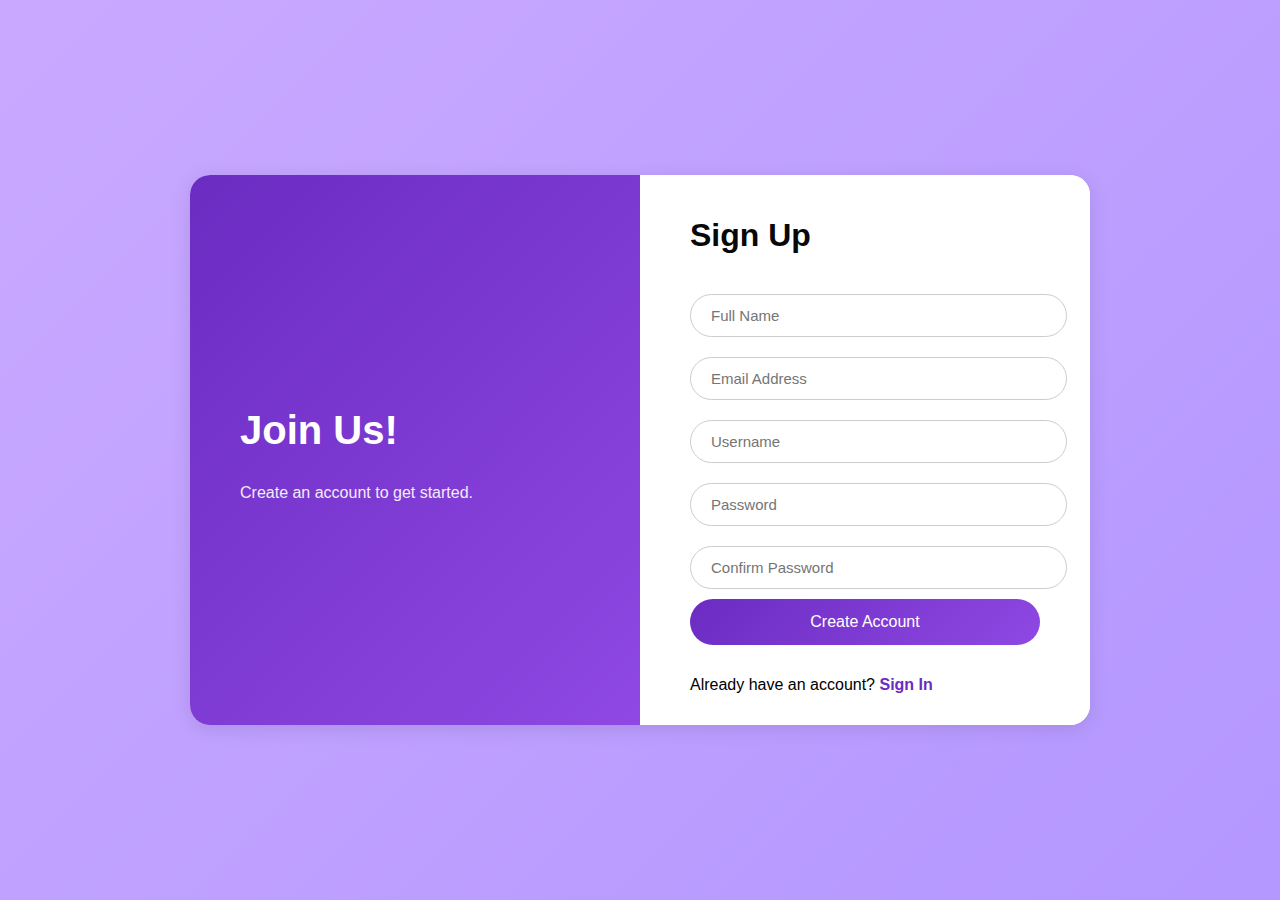
<file: signup.html>
<!--
    signup.html (plain English):
    A simple sign-up page where new users can create an account. This demo shows
    the form layout—there's no server-side account creation here.
    Use `signup.css` for the sign-up card styling.
-->
<!DOCTYPE html>
<html lang="en">
<head>
<meta charset="UTF-8" />
<meta name="viewport" content="width=device-width, initial-scale=1.0">
<link rel="stylesheet" href="signup.css">
<title>Sign Up</title>
</head>

<body>

<div class="container">
    <div class="left">
        <h1>Join Us!</h1>
        <p>Create an account to get started.</p>
    </div>

    <div class="right">
        <h2>Sign Up</h2>

        <input type="text" placeholder="Full Name" />
        <input type="email" placeholder="Email Address" />
        <input type="text" placeholder="Username" />
        <input type="password" placeholder="Password" />
        <input type="password" placeholder="Confirm Password" />

        <button class="btn">Create Account</button>

        <p>Already have an account? <a href="login.html">Sign In</a></p>
    </div>
</div>

<script>
// Nav toggle helper for signup page
document.addEventListener('DOMContentLoaded', () => {
    const header = document.querySelector('.main-header');
    const nav = document.querySelector('.main-nav');
    if (!header || !nav) return;
    if (!header.querySelector('.nav-toggle')) {
        const btn = document.createElement('button');
        btn.className = 'nav-toggle';
        btn.setAttribute('aria-label', 'Toggle navigation');
        btn.innerHTML = '<span class="bar"></span>';
        const logoArea = header.querySelector('.logo-area') || header.firstElementChild;
        logoArea && logoArea.insertAdjacentElement('afterend', btn);
        btn.addEventListener('click', () => header.classList.toggle('nav-open'));
        nav.addEventListener('click', (e) => { if (e.target.tagName === 'A' && header.classList.contains('nav-open')) header.classList.remove('nav-open'); });
        let resizeTimer;
        window.addEventListener('resize', () => { clearTimeout(resizeTimer); resizeTimer = setTimeout(() => { if (window.innerWidth > 820 && header.classList.contains('nav-open')) header.classList.remove('nav-open'); }, 120); });
        document.addEventListener('click', (e) => { if (!header.contains(e.target) && header.classList.contains('nav-open')) header.classList.remove('nav-open'); });
    }
});
</script>

</body>
</html>
</file>
<file: signup.css>
body {
    margin: 0;
    font-family: Arial, sans-serif;
    background: linear-gradient(135deg, #c9a9ff, #b497ff);
    height: 100vh;
    display: flex;
    align-items: center;
    justify-content: center;
}

.container {
    width: 900px;
    height: 550px;
    display: flex;
    border-radius: 20px;
    overflow: hidden;
    background: white;
    box-shadow: 0 4px 20px rgba(0,0,0,0.1);
}

.left {
    width: 50%;
    background: linear-gradient(135deg, #6b2cc2, #8f48e3);
    color: white;
    padding: 50px;
    display: flex;
    flex-direction: column;
    justify-content: center;
    position: relative;
}

.left h1 {
    font-size: 40px;
    font-weight: bold;
    margin-bottom: 15px;
}

.left p {
    font-size: 16px;
    opacity: 0.9;
}

.right {
    width: 50%;
    background: #fff;
    padding: 50px;
    display: flex;
    flex-direction: column;
    justify-content: center;
}

.right h2 {
    margin-bottom: 30px;
    font-size: 32px;
    font-weight: bold;
    color: #080808;
}

input {
    width: 98%;
    padding: 12px;
    border-radius: 30px;
    border: 1px solid #ccc;
    margin: 10px 0;
    padding-left: 20px;
    font-size: 15px;
}

.btn {
    width: 100%;
    padding: 14px;
    background: linear-gradient(135deg, #6b2cc2, #8f48e3);
    border: none;
    color: white;
    font-size: 16px;
    border-radius: 30px;
    cursor: pointer;
    margin-bottom: 15px;
}

.options {
    font-size: 14px;
    margin-bottom: 10px;
}

.right a {
    text-decoration: none;
    color: #6b2cc2;
    font-weight: bold;
}
</file>
